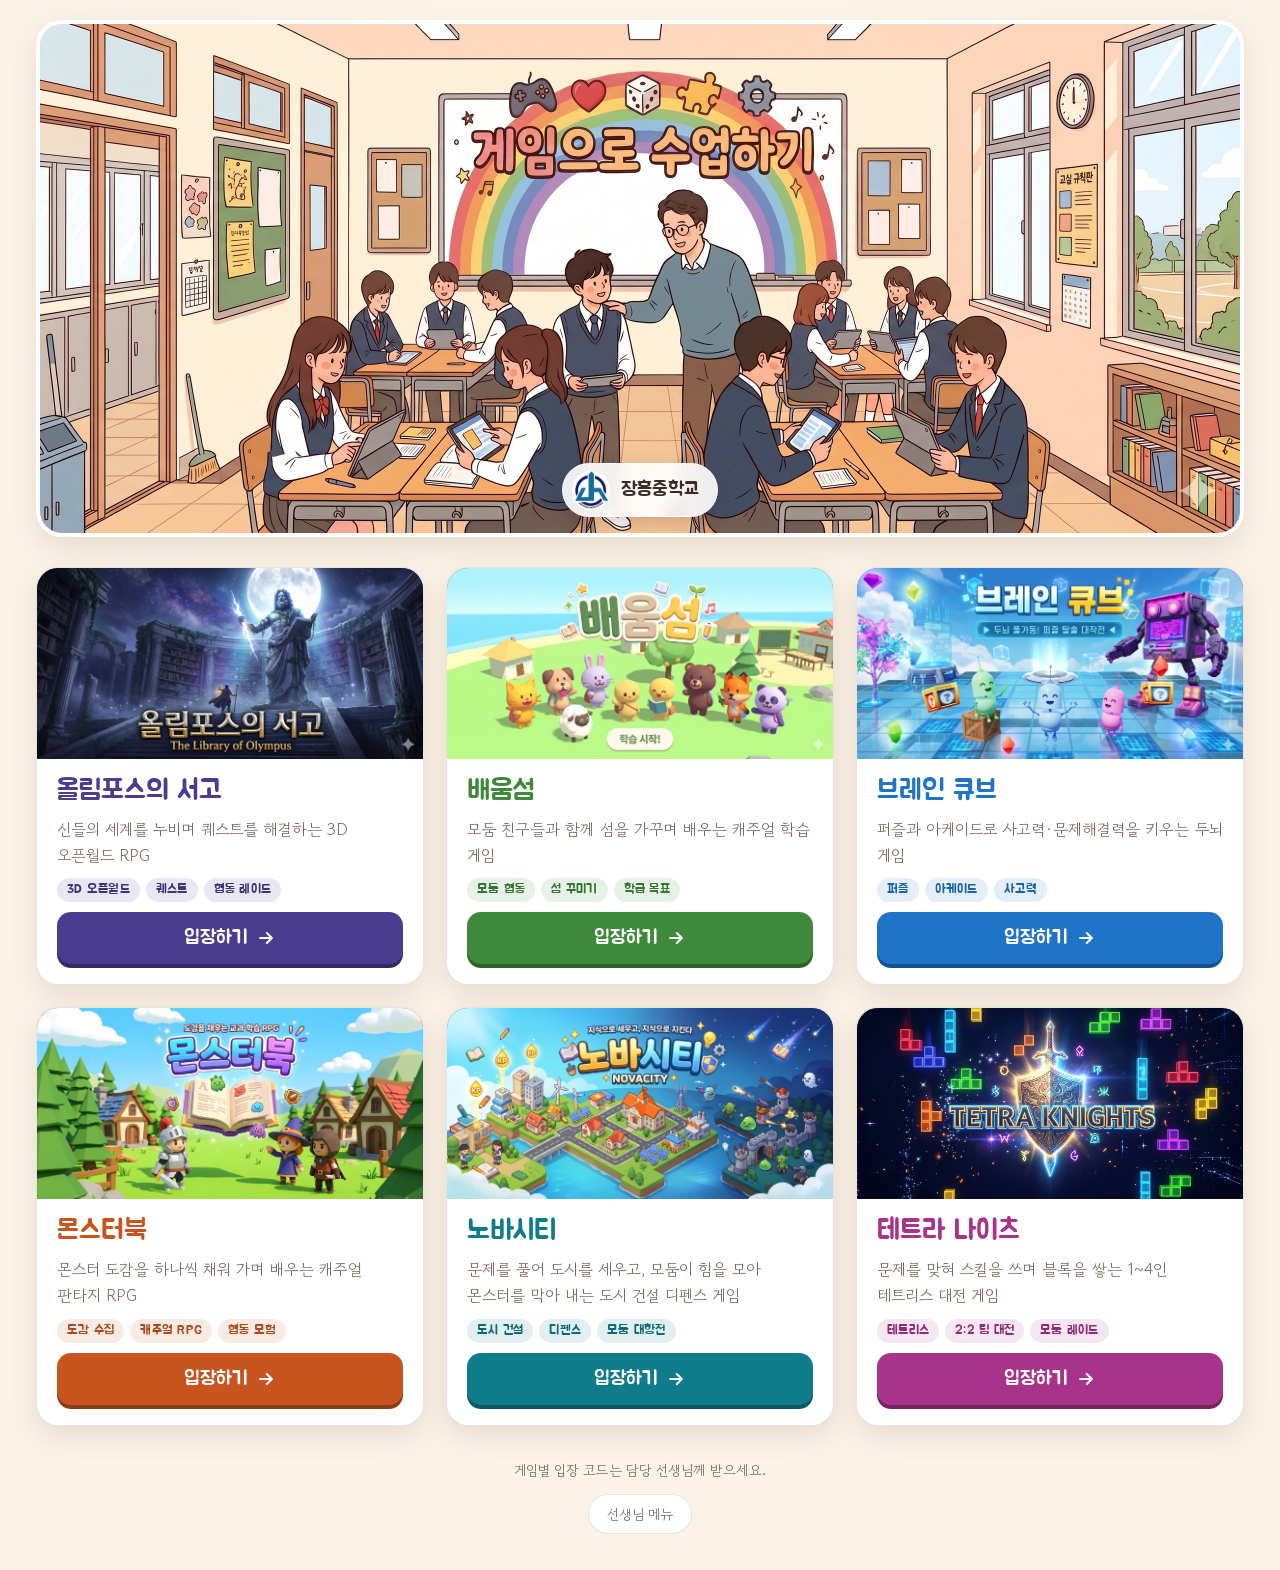
<file: index.html>
<!doctype html>
<html lang="ko">
<head>
<meta charset="utf-8">
<meta name="viewport" content="width=device-width, initial-scale=1, viewport-fit=cover">
<meta name="theme-color" content="#fbf3e7">
<title>교과 학습 게임</title>
<link rel="manifest" href="./manifest.webmanifest">
<link rel="icon" href="./assets/icon-192.png">
<link rel="apple-touch-icon" href="./assets/icon-192.png">
<link rel="stylesheet" href="./fonts/fonts.css">
<style>
  :root {
    --bg: #fbf3e7;
    --bg-2: #f3e6d3;
    --ink: #3a2c25;
    --ink-soft: #7d6a5d;
    --card: #ffffff;
    --line: rgba(58,44,37,.12);
    --focus: #e0663e;
    --shadow: 0 10px 28px rgba(110,78,52,.14);
  }
  * { box-sizing: border-box; }
  html, body { margin: 0; }
  body {
    min-height: 100dvh;
    background:
      radial-gradient(900px 420px at 50% -120px, #fff8ee 0%, transparent 70%),
      var(--bg);
    color: var(--ink);
    font-family: 'Gowun Dodum', system-ui, -apple-system, 'Apple SD Gothic Neo', sans-serif;
    -webkit-tap-highlight-color: transparent;
    word-break: keep-all;
    overflow-wrap: anywhere;
  }
  .wrap {
    max-width: 1240px;
    margin: 0 auto;
    padding: max(20px, env(safe-area-inset-top)) 16px 36px;
  }
  .sr-only {
    position: absolute; width: 1px; height: 1px; padding: 0; margin: -1px;
    overflow: hidden; clip: rect(0,0,0,0); white-space: nowrap; border: 0;
  }

  /* ---------- 상단 ---------- */
  header { text-align: center; margin: 0 0 30px; }
  .hero {
    display: none;
    margin: 0 auto;
    max-width: 100%;
    border-radius: 26px;
    overflow: hidden;
    box-shadow: var(--shadow);
    border: 4px solid #fff;
    background: var(--bg-2);
  }
  /* 이미지 비율을 그대로 쓰되, 화면 높이가 낮으면 위아래를 조금 잘라 게임 카드가 빨리 보이게 */
  .hero img { width: 100%; height: auto; max-height: 58vh; object-fit: cover; object-position: center 40%; display: block; }
  .has-hero .hero { display: block; position: relative; }
  /* 대표 이미지가 있으면 학교 마크·이름을 이미지 안쪽 아래 가운데에 */
  .hero .school {
    position: absolute; left: 50%; bottom: 16px; transform: translateX(-50%);
    margin: 0; white-space: nowrap;
    background: rgba(255,255,255,.9);
    -webkit-backdrop-filter: blur(6px); backdrop-filter: blur(6px);
    border-color: rgba(255,255,255,.7);
    box-shadow: 0 6px 20px rgba(60,40,25,.22);
  }
  /* 학교 마크 + 학교 이름 (대표 이미지 위) */
  .school {
    display: inline-flex; align-items: center; gap: 10px;
    font-family: 'Jua', sans-serif; font-size: 19px; font-weight: 400;
    color: var(--ink);
    background: #fff;
    border: 1px solid var(--line);
    padding: 6px 18px 6px 8px; border-radius: 999px;
    margin: 0 0 16px;
    box-shadow: 0 4px 14px rgba(110,78,52,.10);
  }
  .school img { height: 40px; width: auto; max-width: 120px; object-fit: contain; display: block; }
  .school.text-only { padding: 7px 18px; }
  .school.logo-only { padding: 6px 10px; }
  .school:empty, .greeting:empty { display: none; }
  @media (max-width: 480px) {
    .school { font-size: 17px; gap: 8px; margin-bottom: 12px; }
    .school img { height: 34px; }
    .hero .school { bottom: 8px; font-size: 14px; gap: 6px; padding: 4px 12px 4px 5px; }
    .hero .school.text-only { padding: 4px 12px; }
    .hero .school.logo-only { padding: 4px 6px; }
    .hero .school img { height: 26px; }
  }
  h1 {
    font-family: 'Jua', 'Gowun Dodum', sans-serif;
    font-weight: 400;
    font-size: clamp(34px, 6vw, 56px);
    margin: 0; line-height: 1.1;
  }
  .greeting { color: var(--ink-soft); margin: 14px 0 0; font-size: clamp(16px, 2.2vw, 19px); }

  /* ---------- 게임 카드 ---------- */
  .games {
    display: grid;
    gap: 22px;
    grid-template-columns: 1fr;
    max-width: 760px;
    margin: 0 auto;
  }
  /* 태블릿·작은 PC: 한 줄에 2개 (남는 1개는 가운데) */
  @media (min-width: 700px) {
    .games { grid-template-columns: repeat(4, 1fr); max-width: none; }
    .games > .col { grid-column: span 2; }
    .games > .col:nth-child(2n+1):last-child { grid-column: 2 / span 2; }
  }
  /* 넓은 PC: 한 줄에 3개 (마지막 줄에 남는 카드는 가운데) */
  @media (min-width: 1100px) {
    .games:not([data-count="4"]) { grid-template-columns: repeat(6, 1fr); }
    .games:not([data-count="4"]) > .col:nth-child(n) { grid-column: span 2; }
    .games:not([data-count="4"]) > .col:nth-child(3n+1):nth-last-child(2) { grid-column: 2 / span 2; }
    .games:not([data-count="4"]) > .col:nth-child(3n+1):last-child { grid-column: 3 / span 2; }
  }
  /* 게임이 4개일 때: 아주 넓은 화면은 한 줄에 4개 */
  @media (min-width: 1280px) {
    .games[data-count="4"] { grid-template-columns: repeat(4, 1fr); }
    .games[data-count="4"] > .col { grid-column: auto; }
    .games[data-count="4"] .title { font-size: 25px; }
    .games[data-count="4"] .tagline { font-size: 15px; }
  }
  .col { display: flex; flex-direction: column; gap: 12px; }
  .game {
    flex: 1;
    display: flex; flex-direction: column;
    background: var(--card);
    border: 1px solid var(--line);
    border-radius: 22px;
    overflow: hidden;
    color: inherit; text-decoration: none;
    transition: transform .18s ease, box-shadow .18s ease, border-color .18s ease;
    box-shadow: var(--shadow);
  }
  a.game:hover { transform: translateY(-4px); box-shadow: 0 18px 38px rgba(110,78,52,.22); border-color: var(--accent); }
  a.game:hover .banner img { transform: scale(1.03); }
  a.game:active { transform: translateY(-1px) scale(.99); }
  a.game:focus-visible { outline: 3px solid var(--focus); outline-offset: 3px; }

  .banner {
    aspect-ratio: 2912 / 1440;
    position: relative;
    overflow: hidden;
    background: var(--accent);
  }
  .banner img, .banner svg {
    position: absolute; inset: 0;
    width: 100%; height: 100%;
    object-fit: cover; display: block;
    transition: transform .35s ease;
  }
  .game[data-id="monsterbook"] .banner img { object-position: center 20%; }
  .body { padding: 16px 20px 20px; display: flex; flex-direction: column; gap: 10px; flex: 1; }
  .title {
    font-family: 'Jua', 'Gowun Dodum', sans-serif;
    font-weight: 400;
    font-size: 28px; line-height: 1.15; margin: 0;
    color: var(--accent);
  }
  .tagline { margin: 0; color: var(--ink-soft); font-size: 16px; line-height: 1.6; }
  .tags { display: flex; flex-wrap: wrap; gap: 6px; }
  .tags span {
    font-family: 'Jua', sans-serif; font-weight: 400;
    font-size: 13px; letter-spacing: .02em;
    padding: 4px 10px; border-radius: 999px;
    background: color-mix(in srgb, var(--accent) 12%, white);
    color: color-mix(in srgb, var(--accent) 85%, black);
  }
  .enter {
    margin-top: auto;
    display: flex; align-items: center; justify-content: center; gap: 8px;
    min-height: 52px;
    border-radius: 14px;
    background: var(--accent);
    color: #fff;
    font-family: 'Jua', sans-serif; font-weight: 400; font-size: 19px;
    box-shadow: 0 4px 0 color-mix(in srgb, var(--accent) 70%, black);
  }
  a.game:active .enter { transform: translateY(2px); box-shadow: 0 2px 0 color-mix(in srgb, var(--accent) 70%, black); }
  .enter svg { width: 20px; height: 20px; }

  /* 준비 중 */
  .game.soon { cursor: default; }
  .game.soon .banner > :not(.badge) { filter: grayscale(.8) brightness(.85); }
  .game.soon .enter { background: var(--bg-2); color: var(--ink-soft); box-shadow: none; }
  .badge {
    position: absolute; top: 12px; left: 12px; z-index: 2;
    background: rgba(40,28,22,.7); color: #fff;
    font-family: 'Jua', sans-serif; font-size: 14px; font-weight: 400;
    padding: 5px 12px; border-radius: 999px;
  }

  /* ---------- 하단 ---------- */
  footer {
    margin-top: 34px;
    display: flex; flex-direction: column; align-items: center; gap: 14px;
    color: var(--ink-soft); font-size: 14px; text-align: center;
  }
  .teacher-toggle {
    font: inherit; color: var(--ink-soft);
    background: #fff; border: 1px solid var(--line);
    padding: 9px 18px; border-radius: 999px; cursor: pointer;
  }
  .teacher-toggle:hover { color: var(--ink); border-color: rgba(58,44,37,.3); }
  .teacher-toggle[aria-expanded="true"] { background: var(--ink); color: #fff; border-color: var(--ink); }

  /* 선생님 관리 버튼 — 각 게임 카드 바로 아래, 학생 입장 버튼과 같은 색 */
  .teach {
    display: none;
    align-items: center; justify-content: center; gap: 8px;
    min-height: 50px; padding: 0 16px;
    border-radius: 14px;
    background: var(--accent); color: #fff;
    font-family: 'Jua', sans-serif; font-size: 17px;
    text-decoration: none;
    box-shadow: 0 4px 0 color-mix(in srgb, var(--accent) 70%, black);
    transition: transform .12s ease, filter .12s ease;
  }
  .teach svg { width: 18px; height: 18px; flex-shrink: 0; }
  a.teach:hover { filter: brightness(1.08); }
  a.teach:active { transform: translateY(2px); box-shadow: 0 2px 0 color-mix(in srgb, var(--accent) 70%, black); }
  a.teach:focus-visible { outline: 3px solid var(--focus); outline-offset: 3px; }
  .teach.none { background: var(--bg-2); color: var(--ink-soft); box-shadow: none; font-size: 15px; }
  .teacher-on .teach { display: flex; }

  @media (max-width: 480px) {
    .hero { border-radius: 18px; border-width: 3px; }
    .title { font-size: 24px; }
    .body { padding: 14px 16px 16px; }
  }
  @media (prefers-reduced-motion: reduce) {
    .game, .banner img { transition: none; }
    a.game:hover, a.game:hover .banner img { transform: none; }
    .teach { transition: none; }
  }
</style>
</head>
<body>
<div class="wrap">
  <header id="top">
    <div class="hero" id="hero"><img id="heroImg" alt=""></div>
    <div class="school" id="school"></div>
    <h1 id="siteTitle">교과 학습 게임</h1>
    <p class="greeting" id="greeting"></p>
  </header>

  <main class="games" id="games" aria-label="게임 목록"></main>

  <footer>
    <div id="footerNote"></div>
    <button class="teacher-toggle" id="teacherToggle" aria-expanded="false">선생님 메뉴</button>
  </footer>
</div>

<!-- 기본 배너 일러스트 (config.js에서 image를 지정하면 그 이미지로 바뀝니다) -->
<template id="art-olympos">
  <svg viewBox="0 0 320 200" preserveAspectRatio="xMidYMid slice" aria-hidden="true">
    <defs>
      <linearGradient id="o-sky" x1="0" y1="0" x2="0" y2="1">
        <stop offset="0" stop-color="#2b1f63"/><stop offset=".55" stop-color="#8a4fb3"/><stop offset="1" stop-color="#f2b56b"/>
      </linearGradient>
      <linearGradient id="o-stone" x1="0" y1="0" x2="0" y2="1">
        <stop offset="0" stop-color="#fff4dc"/><stop offset="1" stop-color="#d9c29a"/>
      </linearGradient>
    </defs>
    <rect width="320" height="200" fill="url(#o-sky)"/>
    <circle cx="250" cy="52" r="26" fill="#ffe7a8" opacity=".9"/>
    <g fill="#fff" opacity=".7"><circle cx="40" cy="30" r="1.4"/><circle cx="90" cy="18" r="1"/><circle cx="150" cy="40" r="1.2"/><circle cx="205" cy="22" r="1"/><circle cx="290" cy="95" r="1"/></g>
    <path d="M0 160 Q60 130 120 150 T240 140 T320 150 V200 H0Z" fill="#3b2a6e" opacity=".8"/>
    <path d="M0 175 Q80 150 160 168 T320 165 V200 H0Z" fill="#2a1d55"/>
    <g fill="url(#o-stone)">
      <path d="M95 92 L160 62 L225 92 Z"/>
      <rect x="92" y="92" width="136" height="8" rx="1"/>
      <rect x="103" y="102" width="10" height="50"/><rect x="125" y="102" width="10" height="50"/>
      <rect x="185" y="102" width="10" height="50"/><rect x="207" y="102" width="10" height="50"/>
      <rect x="86" y="152" width="148" height="7" rx="1"/>
      <rect x="78" y="159" width="164" height="7" rx="1"/>
    </g>
    <!-- 서고: 신전 안의 책장 -->
    <rect x="140" y="104" width="40" height="48" fill="#4a2f2a"/>
    <g>
      <rect x="143" y="108" width="5" height="18" fill="#e06b5a"/><rect x="149" y="110" width="4" height="16" fill="#f2c45a"/>
      <rect x="154" y="107" width="6" height="19" fill="#5aa0e0"/><rect x="161" y="109" width="4" height="17" fill="#7cc48a"/>
      <rect x="166" y="108" width="5" height="18" fill="#c58ae0"/><rect x="172" y="110" width="5" height="16" fill="#f2c45a"/>
      <rect x="143" y="129" width="34" height="2" fill="#2e1c19"/>
      <rect x="144" y="133" width="6" height="17" fill="#5aa0e0"/><rect x="151" y="135" width="4" height="15" fill="#e06b5a"/>
      <rect x="156" y="132" width="5" height="18" fill="#7cc48a"/><rect x="162" y="134" width="6" height="16" fill="#f2c45a"/>
      <rect x="169" y="133" width="7" height="17" fill="#c58ae0"/>
    </g>
    <path d="M158 70 l6 0 -4 7 5 0 -9 12 3 -9 -5 0z" fill="#ffd66b"/>
  </svg>
</template>

<template id="art-baeum">
  <svg viewBox="0 0 320 200" preserveAspectRatio="xMidYMid slice" aria-hidden="true">
    <defs>
      <linearGradient id="b-sky" x1="0" y1="0" x2="0" y2="1">
        <stop offset="0" stop-color="#8fd8ff"/><stop offset="1" stop-color="#d9f4ff"/>
      </linearGradient>
      <linearGradient id="b-sea" x1="0" y1="0" x2="0" y2="1">
        <stop offset="0" stop-color="#3cc1d6"/><stop offset="1" stop-color="#1e8fb8"/>
      </linearGradient>
    </defs>
    <rect width="320" height="200" fill="url(#b-sky)"/>
    <circle cx="262" cy="44" r="20" fill="#fff3a6"/>
    <g fill="#fff"><ellipse cx="70" cy="40" rx="26" ry="9"/><ellipse cx="88" cy="34" rx="16" ry="9"/><ellipse cx="190" cy="28" rx="20" ry="7"/></g>
    <rect y="120" width="320" height="80" fill="url(#b-sea)"/>
    <g stroke="#fff" stroke-width="2" stroke-linecap="round" fill="none" opacity=".55">
      <path d="M20 150 q8 -5 16 0"/><path d="M270 165 q8 -5 16 0"/><path d="M60 180 q8 -5 16 0"/><path d="M250 140 q8 -5 16 0"/>
    </g>
    <ellipse cx="160" cy="138" rx="112" ry="22" fill="#f6e2a8"/>
    <path d="M70 136 Q100 92 160 96 Q222 92 250 136 Z" fill="#6fcf6a"/>
    <path d="M95 130 Q125 104 165 108 Q205 106 228 130 Z" fill="#59b85a"/>
    <!-- 집 -->
    <rect x="176" y="100" width="34" height="26" rx="3" fill="#fff8ee"/>
    <path d="M171 102 L193 84 L215 102 Z" fill="#ff8a6b"/>
    <rect x="189" y="110" width="9" height="16" rx="2" fill="#9a6a4a"/>
    <!-- 야자수 -->
    <path d="M118 128 q-4 -26 6 -46" stroke="#9a6a4a" stroke-width="5" fill="none" stroke-linecap="round"/>
    <g fill="#3fa84a">
      <path d="M124 82 q-22 -6 -32 8 q16 -4 32 -8z"/><path d="M124 82 q22 -8 32 6 q-16 -2 -32 -6z"/>
      <path d="M124 82 q-8 -18 -26 -18 q12 8 26 18z"/><path d="M124 82 q6 -20 24 -20 q-12 8 -24 20z"/>
    </g>
    <circle cx="121" cy="86" r="3" fill="#8a5a2a"/><circle cx="127" cy="87" r="3" fill="#8a5a2a"/>
    <!-- 꽃 -->
    <g><circle cx="148" cy="122" r="3" fill="#ff7aa8"/><circle cx="232" cy="124" r="3" fill="#ffd34d"/><circle cx="100" cy="126" r="3" fill="#ffd34d"/></g>
  </svg>
</template>

<template id="art-braincube">
  <svg viewBox="0 0 320 200" preserveAspectRatio="xMidYMid slice" aria-hidden="true">
    <defs>
      <linearGradient id="c-bg" x1="0" y1="0" x2="1" y2="1">
        <stop offset="0" stop-color="#0d2f3f"/><stop offset="1" stop-color="#14536a"/>
      </linearGradient>
      <pattern id="c-grid" width="20" height="20" patternUnits="userSpaceOnUse">
        <path d="M20 0 H0 V20" fill="none" stroke="#7ff0ff" stroke-opacity=".10"/>
      </pattern>
    </defs>
    <rect width="320" height="200" fill="url(#c-bg)"/>
    <rect width="320" height="200" fill="url(#c-grid)"/>
    <!-- 아이소메트릭 큐브 3x3 -->
    <g transform="translate(160 104)">
      <!-- 윗면 -->
      <g>
        <path d="M0 -66 L57 -33 L0 0 L-57 -33Z" fill="#ffd34d"/>
        <g stroke="#0d2f3f" stroke-width="2.5" fill="none" stroke-linejoin="round">
          <path d="M0 -66 L57 -33 L0 0 L-57 -33Z"/>
          <path d="M-19 -55 L38 -22"/><path d="M-38 -44 L19 -11"/>
          <path d="M19 -55 L-38 -22"/><path d="M38 -44 L-19 -11"/>
        </g>
        <path d="M0 -44 L19 -33 L0 -22 L-19 -33Z" fill="#ff7a59"/>
      </g>
      <!-- 왼쪽 면 -->
      <g>
        <path d="M-57 -33 L0 0 L0 66 L-57 33Z" fill="#3ec9a7"/>
        <path d="M-38 0 L-19 11 L-19 33 L-38 22Z" fill="#5aa0ff"/>
        <g stroke="#0d2f3f" stroke-width="2.5" fill="none" stroke-linejoin="round">
          <path d="M-57 -33 L0 0 L0 66 L-57 33Z"/>
          <path d="M-38 -22 L-38 44"/><path d="M-19 -11 L-19 55"/>
          <path d="M-57 -11 L0 22"/><path d="M-57 11 L0 44"/>
        </g>
      </g>
      <!-- 오른쪽 면 -->
      <g>
        <path d="M57 -33 L0 0 L0 66 L57 33Z" fill="#c07aff"/>
        <path d="M19 33 L38 22 L38 44 L19 55Z" fill="#ffd34d"/>
        <g stroke="#0d2f3f" stroke-width="2.5" fill="none" stroke-linejoin="round">
          <path d="M57 -33 L0 0 L0 66 L57 33Z"/>
          <path d="M38 -22 L38 44"/><path d="M19 -11 L19 55"/>
          <path d="M57 -11 L0 22"/><path d="M57 11 L0 44"/>
        </g>
      </g>
    </g>
    <g fill="#7ff0ff">
      <path d="M62 52 l3 8 8 3 -8 3 -3 8 -3 -8 -8 -3 8 -3z" opacity=".9"/>
      <path d="M262 140 l2 6 6 2 -6 2 -2 6 -2 -6 -6 -2 6 -2z" opacity=".8"/>
      <path d="M256 46 l2 5 5 2 -5 2 -2 5 -2 -5 -5 -2 5 -2z" opacity=".6"/>
    </g>
    <g fill="#ffd34d" opacity=".85" font-family="sans-serif" font-weight="700">
      <text x="44" y="150" font-size="22">?</text><text x="270" y="86" font-size="18">+</text>
    </g>
  </svg>
</template>

<script src="./config.js"></script>
<script>
(function () {
  var cfg = window.PORTAL_CONFIG || {};
  var ACCENTS = { olympos: '#4a3d8f', baeum: '#3f8a3a', braincube: '#1f74c9', monsterbook: '#c8551f', novacity: '#0f7c8c', tetraknights: '#a8338a' };
  var FALLBACK = ['#e0663e', '#4f7be0', '#c9a12a', '#d14f8a'];

  function el(tag, cls, text) {
    var n = document.createElement(tag);
    if (cls) n.className = cls;
    if (text != null) n.textContent = text;
    return n;
  }
  function isExternal(url) { return /^https?:\/\//i.test(url); }

  // 상단
  var title = cfg.siteTitle || '교과 학습 게임';
  document.title = cfg.schoolName ? title + ' | ' + cfg.schoolName : title;
  document.getElementById('siteTitle').textContent = title;
  // 학교 마크와 학교 이름
  var school = document.getElementById('school');
  var logo = cfg.schoolLogo && String(cfg.schoolLogo).trim();
  if (logo) {
    var li = el('img');
    li.src = logo;
    li.alt = cfg.schoolName ? cfg.schoolName + ' 학교 마크' : '학교 마크';
    li.onerror = function () { li.remove(); school.className = 'school text-only'; };
    school.appendChild(li);
    // 브라우저 탭 아이콘도 학교 마크로
    var fav = document.querySelector('link[rel="icon"]');
    if (fav) fav.href = logo;
  }
  if (cfg.schoolName) school.appendChild(el('span', null, cfg.schoolName));
  school.className = 'school' + (logo && !cfg.schoolName ? ' logo-only' : (!logo && cfg.schoolName ? ' text-only' : ''));
  document.getElementById('greeting').textContent = cfg.greeting || '';
  document.getElementById('footerNote').textContent = cfg.footerNote || '';

  // 대표 이미지: 지정하면 큰 제목 대신 이미지를 보여 줍니다
  if (cfg.heroImage) {
    var heroImg = document.getElementById('heroImg');
    heroImg.alt = title;
    heroImg.onerror = function () {
      document.getElementById('top').classList.remove('has-hero');
      document.getElementById('top').insertBefore(school, document.getElementById('siteTitle'));
      document.getElementById('siteTitle').classList.remove('sr-only');
    };
    heroImg.src = cfg.heroImage;
    document.getElementById('hero').appendChild(school);
    document.getElementById('top').classList.add('has-hero');
    document.getElementById('siteTitle').classList.add('sr-only');
  }

  // 게임 카드
  var list = document.getElementById('games');
  var games = (cfg.games || []).filter(function (g) { return g && g.visible !== false; });
  list.setAttribute('data-count', games.length);

  games.forEach(function (g, i) {
    var ready = !!(g.url && String(g.url).trim());
    var card = el(ready ? 'a' : 'div', 'game' + (ready ? '' : ' soon'));
    card.setAttribute('data-id', g.id || '');
    card.style.setProperty('--accent', g.accent || ACCENTS[g.id] || FALLBACK[i % FALLBACK.length]);

    if (ready) {
      card.href = g.url;
      if (g.newTab) { card.target = '_blank'; card.rel = 'noopener'; }
      card.setAttribute('aria-label', g.title + ' 입장하기');
    } else {
      card.setAttribute('aria-disabled', 'true');
    }

    var banner = el('div', 'banner');
    if (g.image) {
      var img = el('img');
      img.src = g.image; img.alt = g.title + ' 대표 이미지';
      img.onerror = function () { img.remove(); addArt(banner, g.id); };
      banner.appendChild(img);
    } else {
      addArt(banner, g.id);
    }
    if (!ready) banner.appendChild(el('span', 'badge', '준비 중'));
    card.appendChild(banner);

    var body = el('div', 'body');
    body.appendChild(el('h2', 'title', g.title || '이름 없는 게임'));
    if (g.tagline) body.appendChild(el('p', 'tagline', g.tagline));
    if (g.tags && g.tags.length) {
      var tags = el('div', 'tags');
      g.tags.forEach(function (t) { tags.appendChild(el('span', null, t)); });
      body.appendChild(tags);
    }
    var enter = el('div', 'enter');
    if (ready) {
      enter.appendChild(document.createTextNode('입장하기'));
      enter.insertAdjacentHTML('beforeend',
        '<svg viewBox="0 0 24 24" fill="none" stroke="currentColor" stroke-width="2.5" stroke-linecap="round" stroke-linejoin="round" aria-hidden="true"><path d="M5 12h14M13 6l6 6-6 6"/></svg>');
    } else {
      enter.textContent = '곧 열려요';
    }
    body.appendChild(enter);
    card.appendChild(body);

    var col = el('div', 'col');
    col.style.setProperty('--accent', card.style.getPropertyValue('--accent'));
    col.appendChild(card);
    col.appendChild(teacherButton(g));
    list.appendChild(col);
  });

  function addArt(banner, id) {
    var tpl = document.getElementById('art-' + id);
    if (tpl) banner.insertBefore(tpl.content.cloneNode(true), banner.firstChild);
  }

  // 선생님 관리 버튼 (각 게임 카드 아래)
  function teacherButton(g) {
    var url = g.teacherUrl && String(g.teacherUrl).trim();
    if (!url) return el('div', 'teach none', '관리 주소 미등록');
    var a = el('a', 'teach');
    a.href = url; a.target = '_blank'; a.rel = 'noopener';
    a.setAttribute('aria-label', g.title + ' 교사용 관리 페이지 (새 탭)');
    a.insertAdjacentHTML('beforeend',
      '<svg viewBox="0 0 24 24" fill="none" stroke="currentColor" stroke-width="2.4" stroke-linecap="round" stroke-linejoin="round" aria-hidden="true"><rect x="4" y="11" width="16" height="10" rx="2"/><path d="M8 11V7a4 4 0 0 1 8 0v4"/></svg>');
    a.appendChild(document.createTextNode('선생님 관리 페이지'));
    return a;
  }

  // 선생님 메뉴: 누르면 각 게임 아래에 관리 버튼이 나타납니다
  var toggle = document.getElementById('teacherToggle');
  toggle.addEventListener('click', function () {
    var on = document.body.classList.toggle('teacher-on');
    toggle.setAttribute('aria-expanded', on ? 'true' : 'false');
    toggle.textContent = on ? '선생님 메뉴 닫기' : '선생님 메뉴';
    if (on) {
      var first = document.querySelector('.teach');
      if (first) {
        var r = first.getBoundingClientRect();
        if (r.top < 0 || r.bottom > window.innerHeight) first.scrollIntoView({ behavior: 'smooth', block: 'center' });
      }
    }
  });
})();
</script>
</body>
</html>
</file>
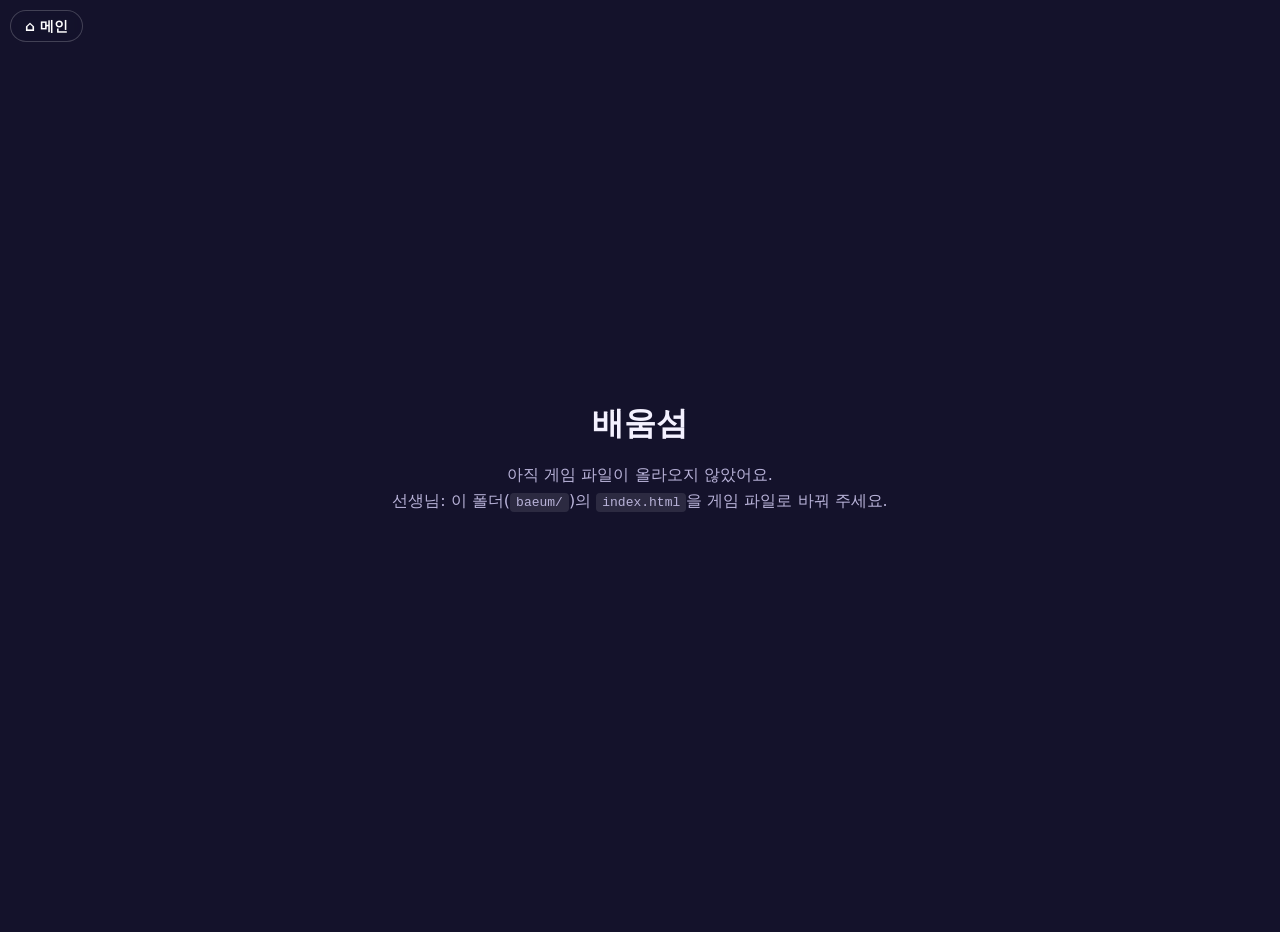
<file: baeum/index.html>
<!doctype html>
<html lang="ko">
<head>
<meta charset="utf-8">
<meta name="viewport" content="width=device-width, initial-scale=1">
<title>배움섬 — 준비 중</title>
<style>
  body{margin:0;min-height:100dvh;display:grid;place-items:center;background:#14122b;color:#f4f1ff;font-family:system-ui,'Apple SD Gothic Neo',sans-serif;text-align:center;padding:16px}
  h1{margin:0 0 8px} p{color:#b9b3d9;line-height:1.6}
  code{background:rgba(255,255,255,.1);padding:2px 6px;border-radius:4px}
</style>
</head>
<body>
  <div>
    <h1>배움섬</h1>
    <p>아직 게임 파일이 올라오지 않았어요.<br>
    선생님: 이 폴더(<code>baeum/</code>)의 <code>index.html</code>을 게임 파일로 바꿔 주세요.</p>
  </div>
  <script src="../back-to-portal.js"></script>
</body>
</html>
</file>
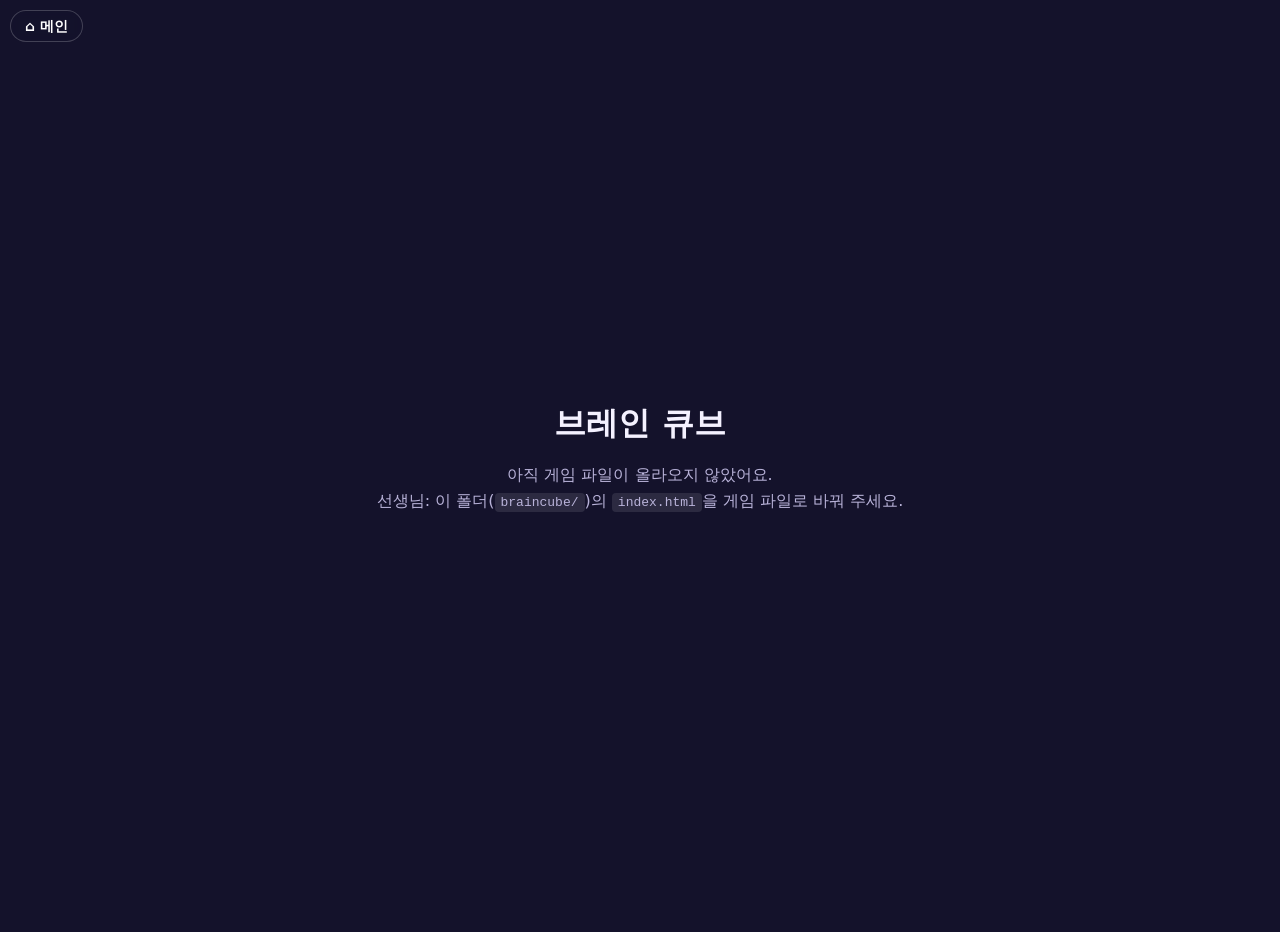
<file: braincube/index.html>
<!doctype html>
<html lang="ko">
<head>
<meta charset="utf-8">
<meta name="viewport" content="width=device-width, initial-scale=1">
<title>브레인 큐브 — 준비 중</title>
<style>
  body{margin:0;min-height:100dvh;display:grid;place-items:center;background:#14122b;color:#f4f1ff;font-family:system-ui,'Apple SD Gothic Neo',sans-serif;text-align:center;padding:16px}
  h1{margin:0 0 8px} p{color:#b9b3d9;line-height:1.6}
  code{background:rgba(255,255,255,.1);padding:2px 6px;border-radius:4px}
</style>
</head>
<body>
  <div>
    <h1>브레인 큐브</h1>
    <p>아직 게임 파일이 올라오지 않았어요.<br>
    선생님: 이 폴더(<code>braincube/</code>)의 <code>index.html</code>을 게임 파일로 바꿔 주세요.</p>
  </div>
  <script src="../back-to-portal.js"></script>
</body>
</html>
</file>
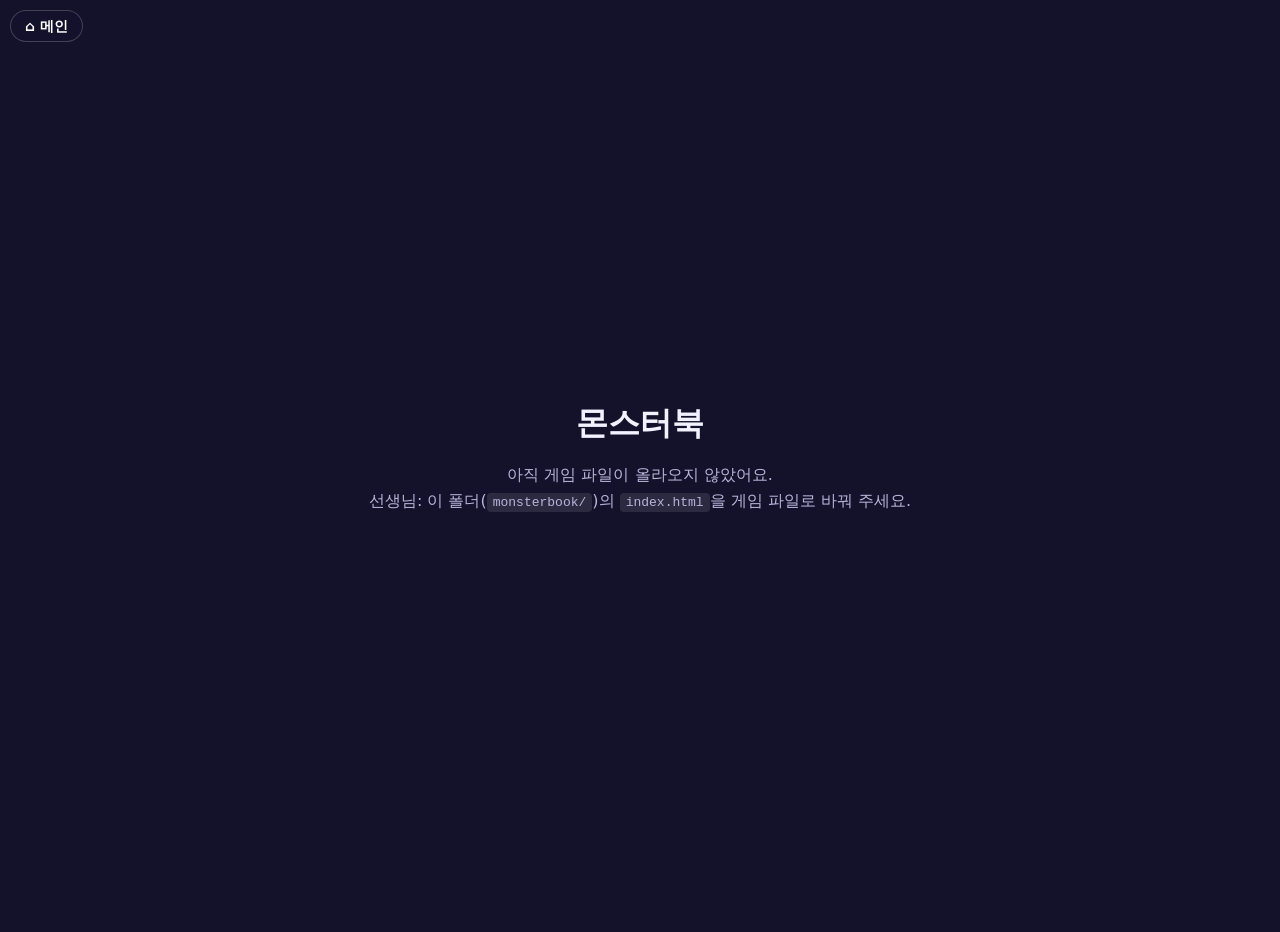
<file: monsterbook/index.html>
<!doctype html>
<html lang="ko">
<head>
<meta charset="utf-8">
<meta name="viewport" content="width=device-width, initial-scale=1">
<title>몬스터북 — 준비 중</title>
<style>
  body{margin:0;min-height:100dvh;display:grid;place-items:center;background:#14122b;color:#f4f1ff;font-family:system-ui,'Apple SD Gothic Neo',sans-serif;text-align:center;padding:16px}
  h1{margin:0 0 8px} p{color:#b9b3d9;line-height:1.6}
  code{background:rgba(255,255,255,.1);padding:2px 6px;border-radius:4px}
</style>
</head>
<body>
  <div>
    <h1>몬스터북</h1>
    <p>아직 게임 파일이 올라오지 않았어요.<br>
    선생님: 이 폴더(<code>monsterbook/</code>)의 <code>index.html</code>을 게임 파일로 바꿔 주세요.</p>
  </div>
  <script src="../back-to-portal.js"></script>
</body>
</html>
</file>
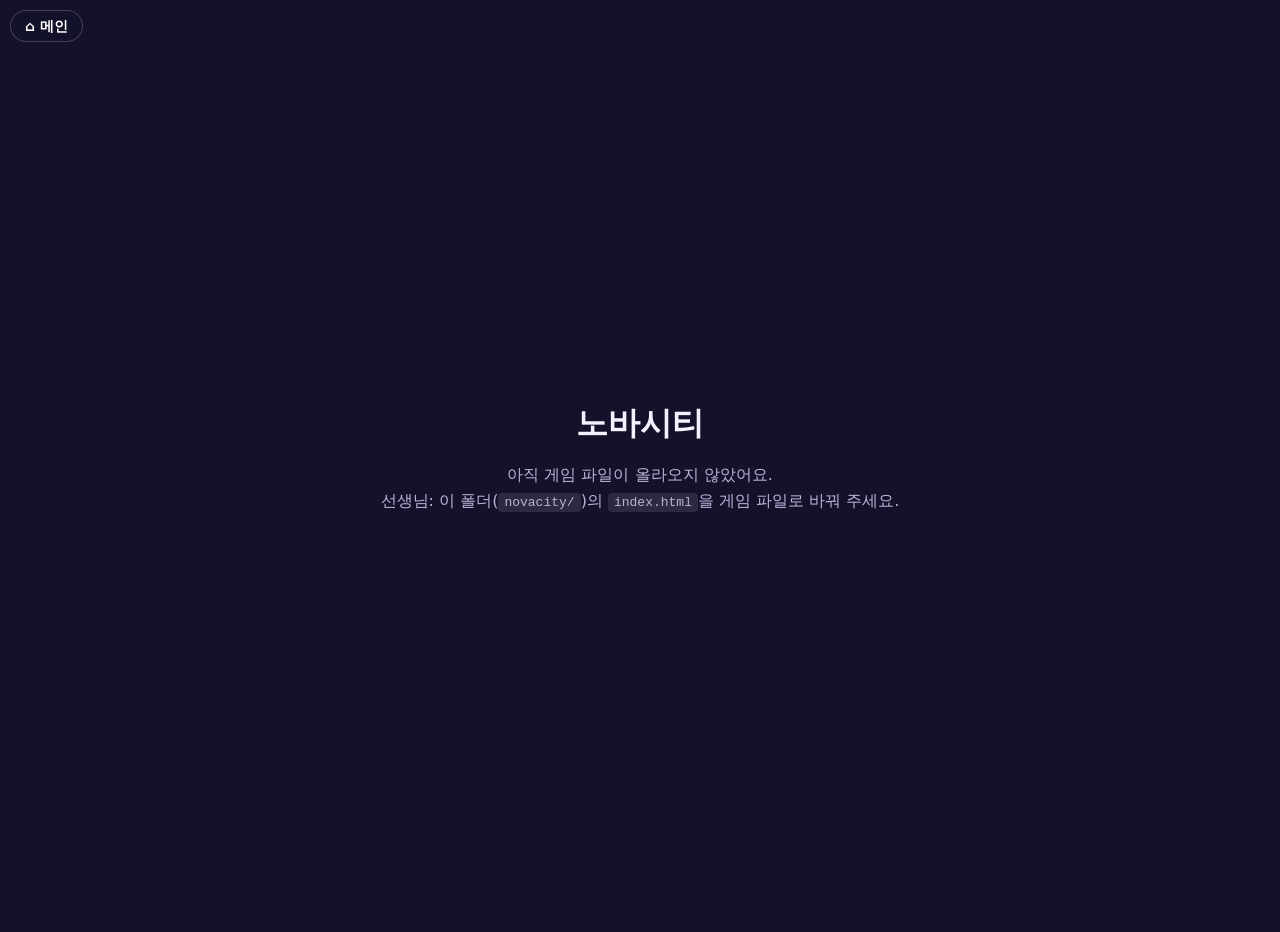
<file: novacity/index.html>
<!doctype html>
<html lang="ko">
<head>
<meta charset="utf-8">
<meta name="viewport" content="width=device-width, initial-scale=1">
<title>노바시티 — 준비 중</title>
<style>
  body{margin:0;min-height:100dvh;display:grid;place-items:center;background:#14122b;color:#f4f1ff;font-family:system-ui,'Apple SD Gothic Neo',sans-serif;text-align:center;padding:16px}
  h1{margin:0 0 8px} p{color:#b9b3d9;line-height:1.6}
  code{background:rgba(255,255,255,.1);padding:2px 6px;border-radius:4px}
</style>
</head>
<body>
  <div>
    <h1>노바시티</h1>
    <p>아직 게임 파일이 올라오지 않았어요.<br>
    선생님: 이 폴더(<code>novacity/</code>)의 <code>index.html</code>을 게임 파일로 바꿔 주세요.</p>
  </div>
  <script src="../back-to-portal.js"></script>
</body>
</html>
</file>
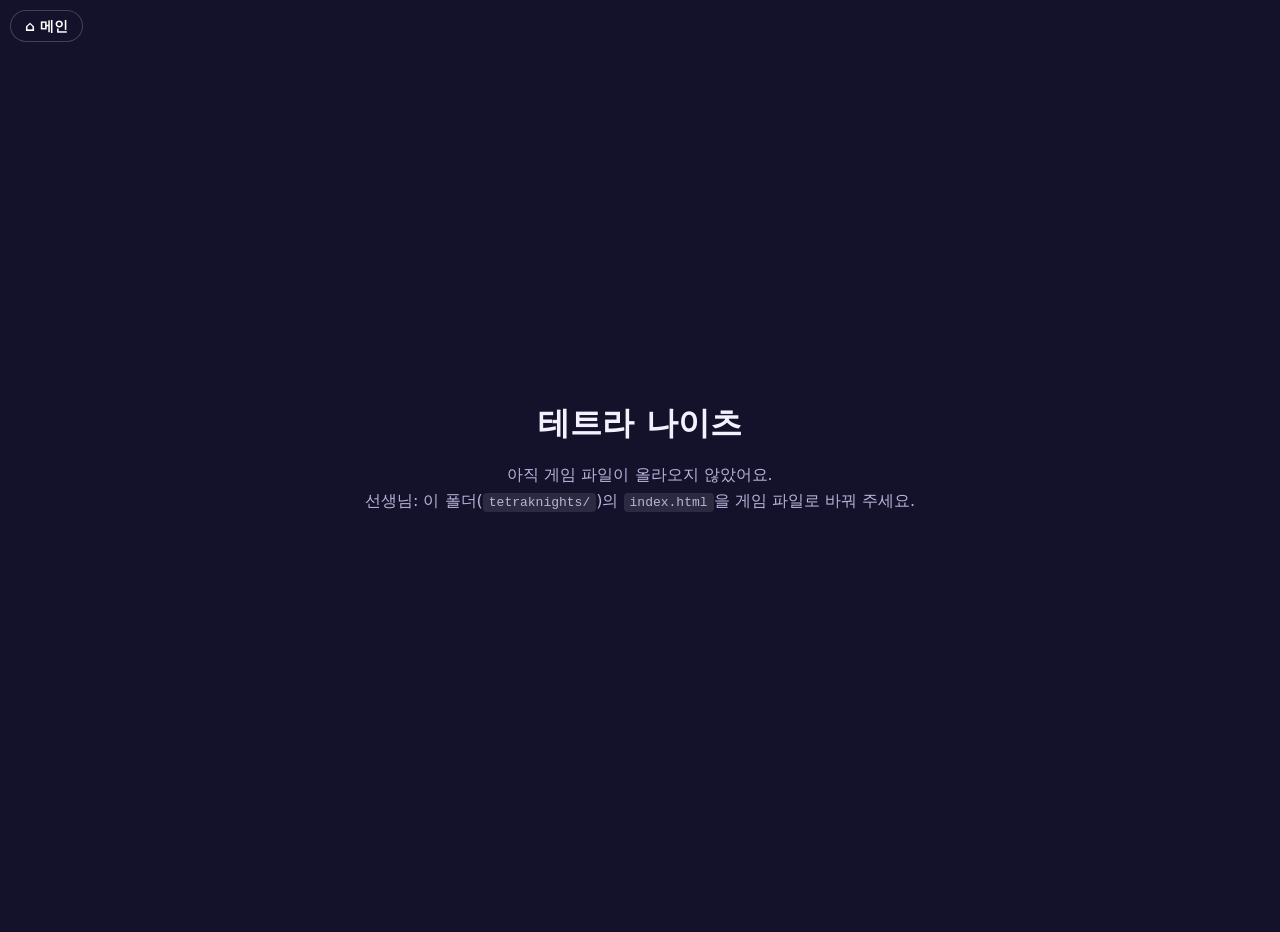
<file: tetraknights/index.html>
<!doctype html>
<html lang="ko">
<head>
<meta charset="utf-8">
<meta name="viewport" content="width=device-width, initial-scale=1">
<title>테트라 나이츠 — 준비 중</title>
<style>
  body{margin:0;min-height:100dvh;display:grid;place-items:center;background:#14122b;color:#f4f1ff;font-family:system-ui,'Apple SD Gothic Neo',sans-serif;text-align:center;padding:16px}
  h1{margin:0 0 8px} p{color:#b9b3d9;line-height:1.6}
  code{background:rgba(255,255,255,.1);padding:2px 6px;border-radius:4px}
</style>
</head>
<body>
  <div>
    <h1>테트라 나이츠</h1>
    <p>아직 게임 파일이 올라오지 않았어요.<br>
    선생님: 이 폴더(<code>tetraknights/</code>)의 <code>index.html</code>을 게임 파일로 바꿔 주세요.</p>
  </div>
  <script src="../back-to-portal.js"></script>
</body>
</html>
</file>
<file: fonts/fonts.css>
/* 자체 포함 웹폰트 — 모두 SIL Open Font License 1.1 (상업적 이용·수정·재배포 허용)
   - 배민 주아체 (Jua)      : OFL-Jua-Regular.txt
   - 고운돋움 (Gowun Dodum)  : OFL-GowunDodum-Regular.txt
   원본: github.com/google/fonts — 웹용으로 한글·영문·기호만 남기고 한자를 뺀 파일입니다. */

@font-face {
  font-family: 'Jua';
  src: url('./Jua-Regular.woff2') format('woff2');
  font-weight: 400;
  font-style: normal;
  font-display: swap;
}

@font-face {
  font-family: 'Gowun Dodum';
  src: url('./GowunDodum-Regular.woff2') format('woff2');
  font-weight: 400;
  font-style: normal;
  font-display: swap;
}
</file>
